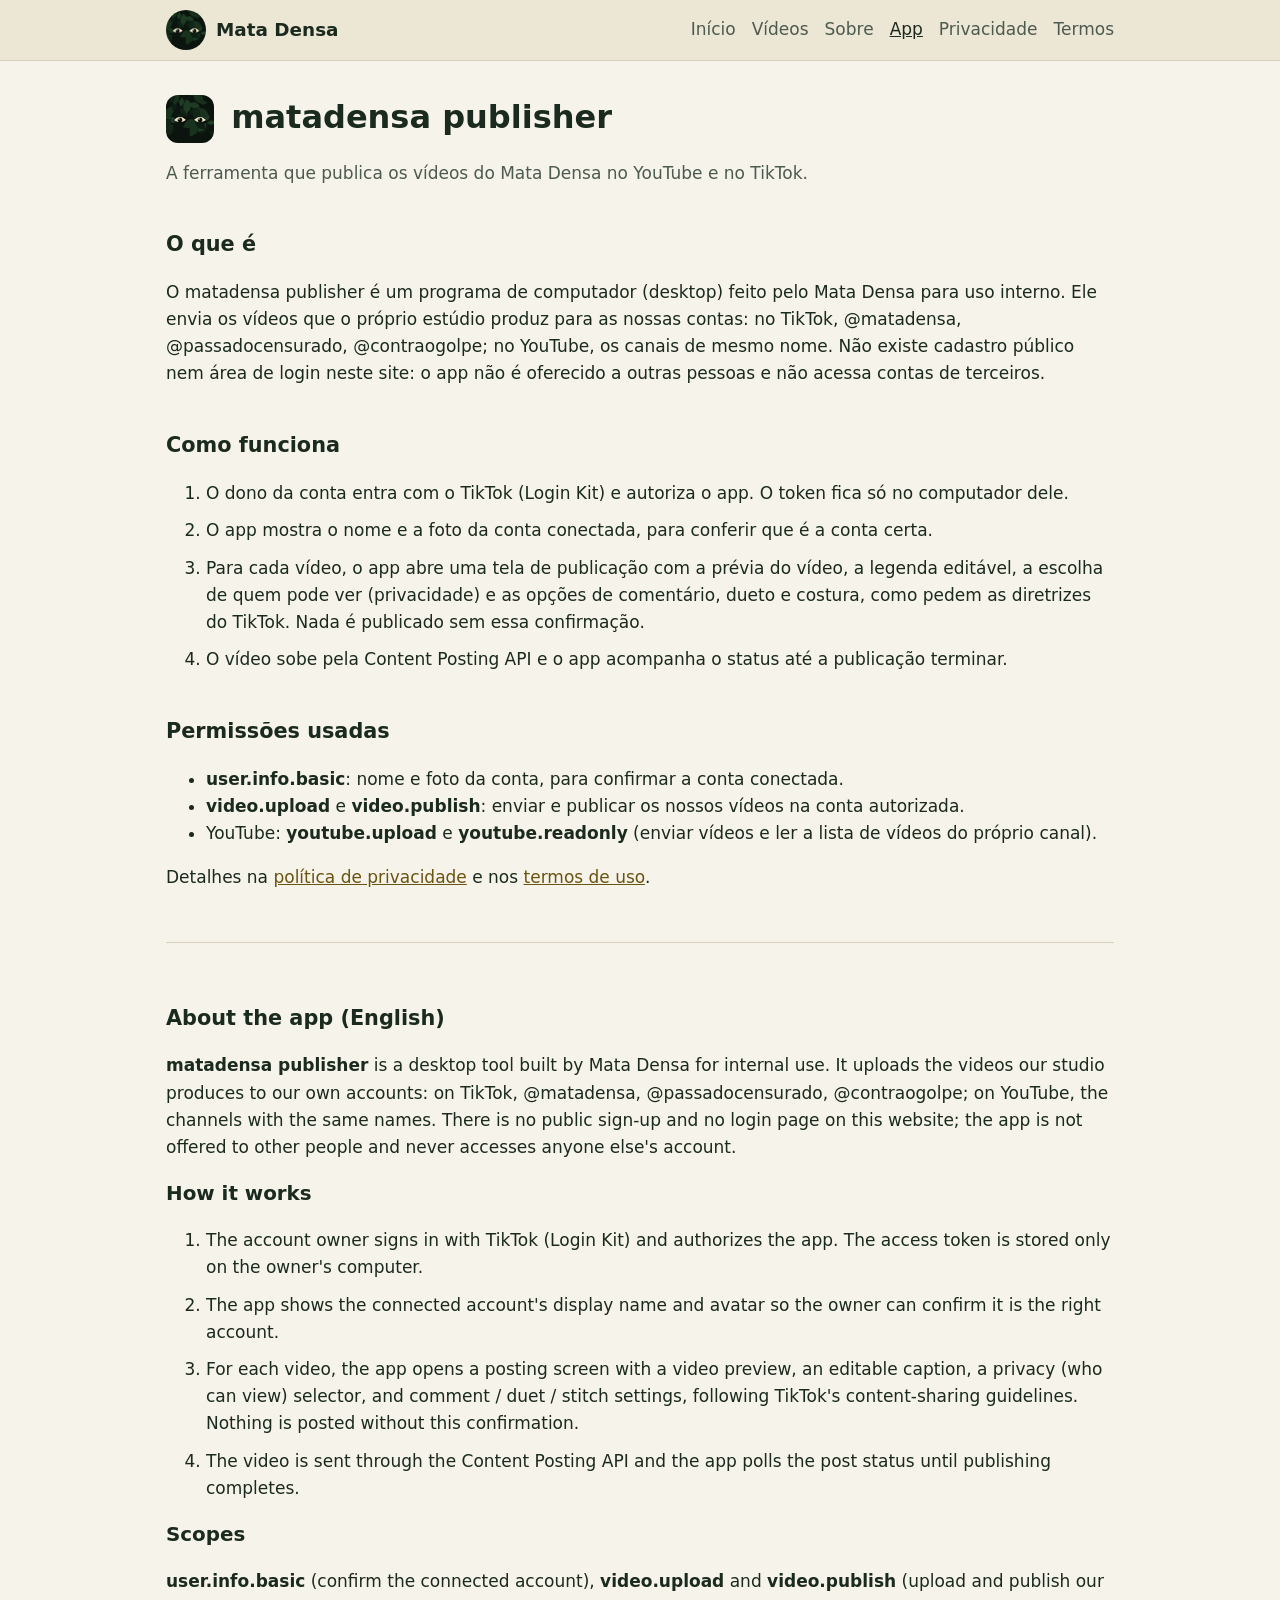
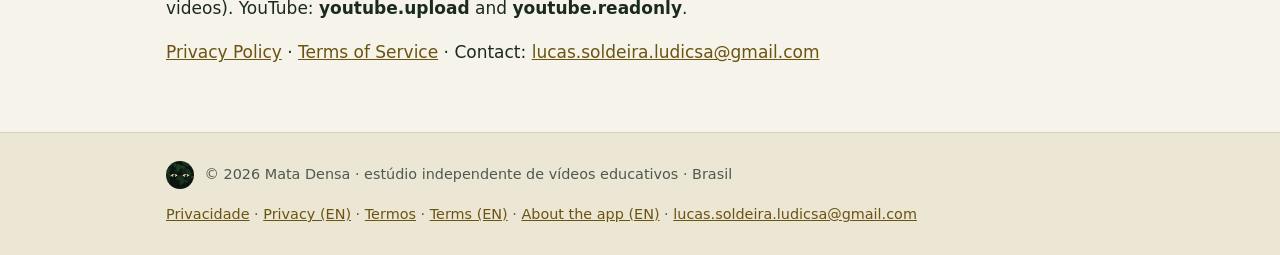
<file: app.html>
<!doctype html>
<html lang="pt-BR"><head><meta charset="utf-8"><meta name="viewport" content="width=device-width,initial-scale=1">
<title>matadensa publisher · Mata Densa</title>
<meta name="description" content="Mata Densa: vídeos educativos em português sobre a natureza, a história e os golpes que marcaram o Brasil e o mundo.">
<link rel="icon" href="favicon.ico" sizes="any">
<link rel="icon" type="image/png" sizes="32x32" href="favicon-32.png">
<link rel="icon" type="image/png" sizes="192x192" href="img/icone-192.png">
<link rel="apple-touch-icon" href="apple-touch-icon.png">
<meta property="og:image" content="https://lucasludicsa.github.io/matadensa/img/icone-512.png">
<link rel="stylesheet" href="estilo.css"></head>
<body>
<header class="topo"><div class="faixa">
<a class="marca" href="index.html"><img src="img/icone-192.png" alt="" width="40" height="40">Mata Densa</a>
<nav><a href="index.html">Início</a><a href="videos.html">Vídeos</a><a href="sobre.html">Sobre</a><a href="app.html" aria-current=page>App</a><a href="privacidade.html">Privacidade</a><a href="termos.html">Termos</a></nav></div></header>
<main>

<h1><img class="ic" src="img/icone-192.png" alt="" width="48" height="48"> matadensa publisher</h1>
<p class="sub">A ferramenta que publica os vídeos do Mata Densa no YouTube e no TikTok.</p>

<h2>O que é</h2>
<p>O matadensa publisher é um programa de computador (desktop) feito pelo Mata Densa para uso interno. Ele envia os
vídeos que o próprio estúdio produz para as nossas contas: no TikTok, @matadensa, @passadocensurado, @contraogolpe; no YouTube, os canais de mesmo nome.
Não existe cadastro público nem área de login neste site: o app não é oferecido a outras pessoas e não acessa
contas de terceiros.</p>

<h2>Como funciona</h2>
<ol class="passos">
<li>O dono da conta entra com o TikTok (Login Kit) e autoriza o app. O token fica só no computador dele.</li>
<li>O app mostra o nome e a foto da conta conectada, para conferir que é a conta certa.</li>
<li>Para cada vídeo, o app abre uma tela de publicação com a prévia do vídeo, a legenda editável, a escolha de
quem pode ver (privacidade) e as opções de comentário, dueto e costura, como pedem as diretrizes do TikTok.
Nada é publicado sem essa confirmação.</li>
<li>O vídeo sobe pela Content Posting API e o app acompanha o status até a publicação terminar.</li>
</ol>

<h2>Permissões usadas</h2>
<ul>
<li><b>user.info.basic</b>: nome e foto da conta, para confirmar a conta conectada.</li>
<li><b>video.upload</b> e <b>video.publish</b>: enviar e publicar os nossos vídeos na conta autorizada.</li>
<li>YouTube: <b>youtube.upload</b> e <b>youtube.readonly</b> (enviar vídeos e ler a lista de vídeos do próprio canal).</li>
</ul>
<p>Detalhes na <a href="privacidade.html">política de privacidade</a> e nos <a href="termos.html">termos de uso</a>.</p>

<section class="en" lang="en" id="en">
<h2>About the app (English)</h2>
<p><b>matadensa publisher</b> is a desktop tool built by Mata Densa for internal use. It uploads the videos our studio
produces to our own accounts: on TikTok, @matadensa, @passadocensurado, @contraogolpe; on YouTube, the channels with the same names. There is no public
sign-up and no login page on this website; the app is not offered to other people and never accesses anyone else's account.</p>
<h3>How it works</h3>
<ol class="passos">
<li>The account owner signs in with TikTok (Login Kit) and authorizes the app. The access token is stored only on the owner's computer.</li>
<li>The app shows the connected account's display name and avatar so the owner can confirm it is the right account.</li>
<li>For each video, the app opens a posting screen with a video preview, an editable caption, a privacy (who can view) selector,
and comment / duet / stitch settings, following TikTok's content-sharing guidelines. Nothing is posted without this confirmation.</li>
<li>The video is sent through the Content Posting API and the app polls the post status until publishing completes.</li>
</ol>
<h3>Scopes</h3>
<p><b>user.info.basic</b> (confirm the connected account), <b>video.upload</b> and <b>video.publish</b> (upload and publish our videos).
YouTube: <b>youtube.upload</b> and <b>youtube.readonly</b>.</p>
<p><a href="privacidade.html#en">Privacy Policy</a> · <a href="termos.html#en">Terms of Service</a> · Contact: <a href="mailto:lucas.soldeira.ludicsa@gmail.com">lucas.soldeira.ludicsa@gmail.com</a></p>
</section>

</main>
<footer><div class="faixa">
<p><img src="img/icone-192.png" alt="" width="28" height="28"> © 2026 Mata Densa · estúdio independente de vídeos educativos · Brasil</p>
<p><a href="privacidade.html">Privacidade</a> · <a href="privacidade.html#en">Privacy (EN)</a> · <a href="termos.html">Termos</a> · <a href="termos.html#en">Terms (EN)</a> · <a href="app.html#en">About the app (EN)</a> · <a href="mailto:lucas.soldeira.ludicsa@gmail.com">lucas.soldeira.ludicsa@gmail.com</a></p>
</div></footer>
</body></html>
</file>
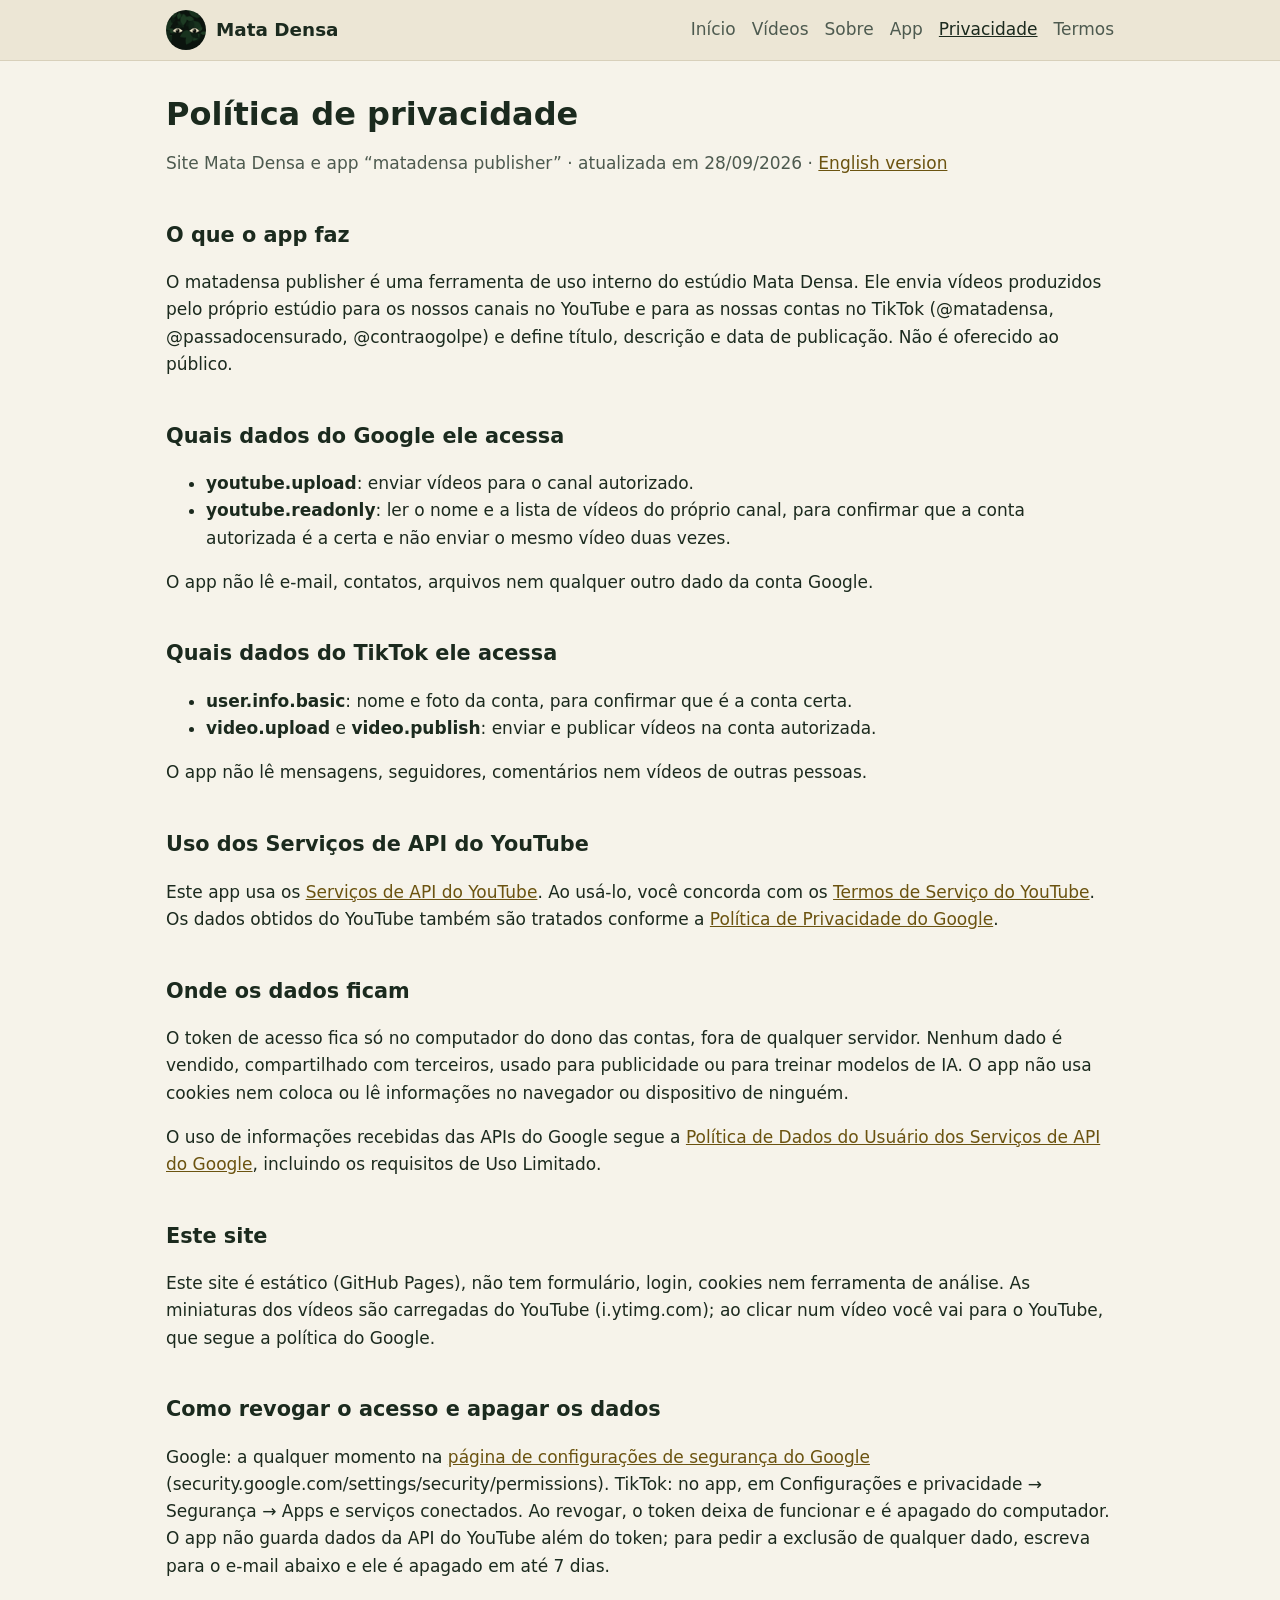
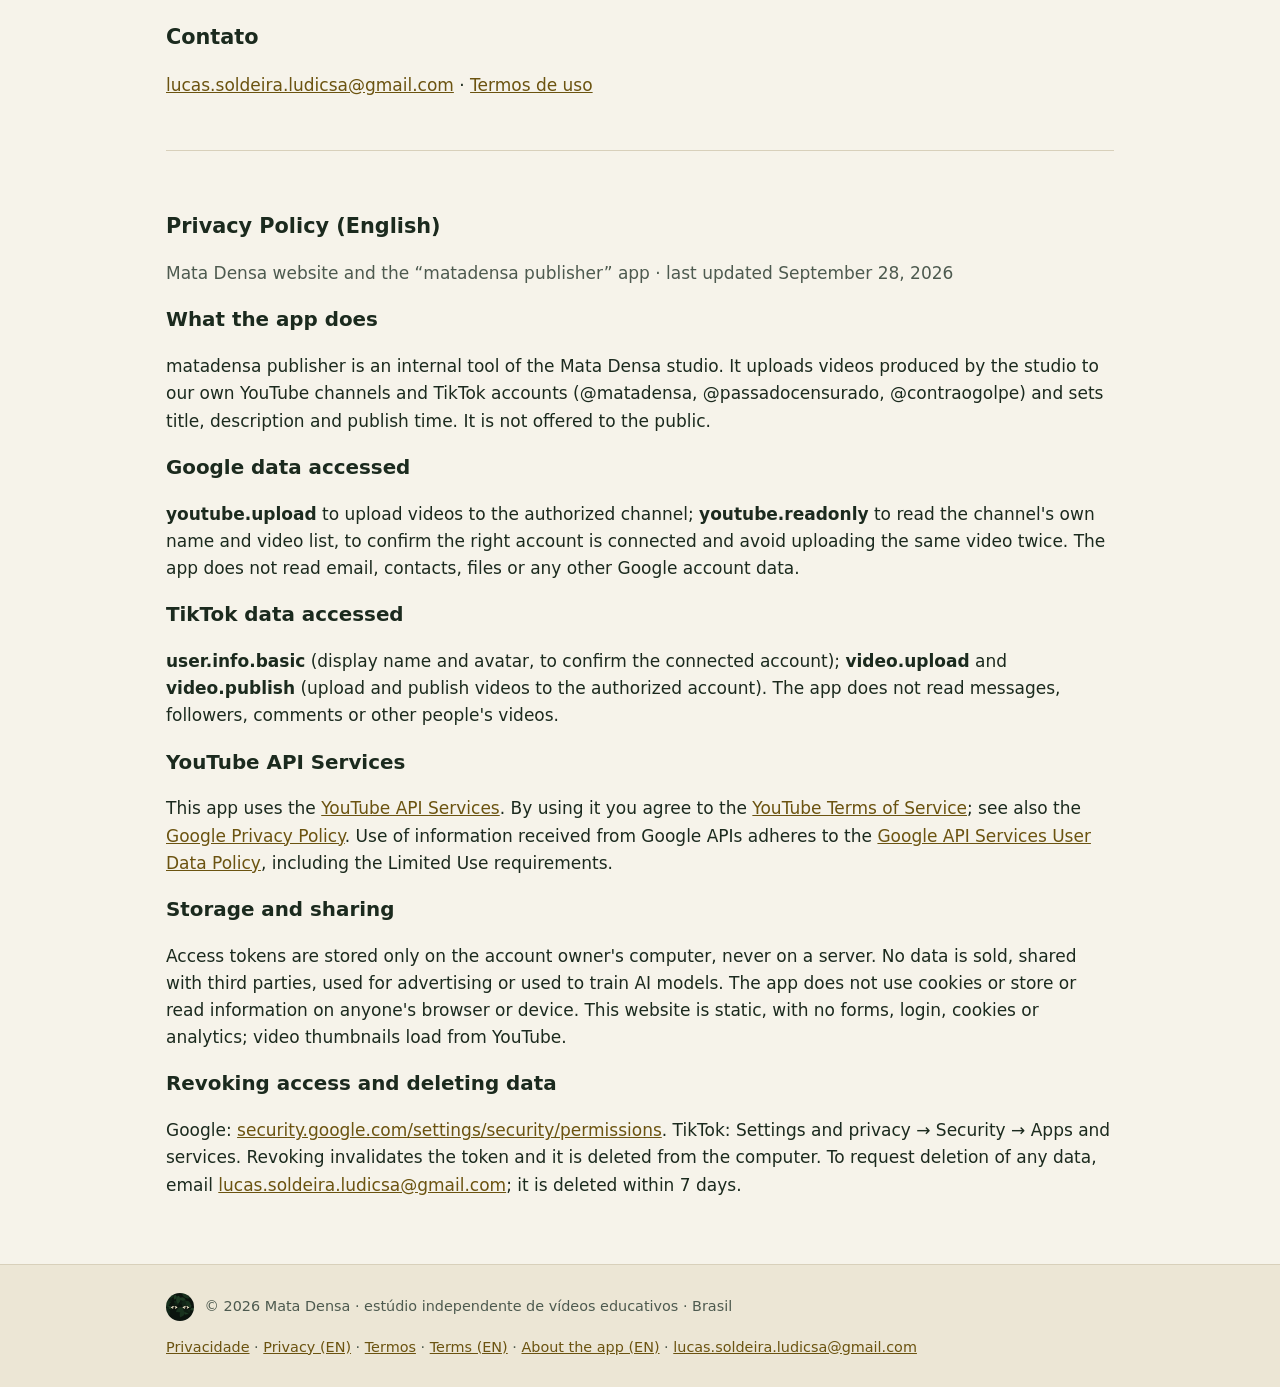
<file: privacidade.html>
<!doctype html>
<html lang="pt-BR"><head><meta charset="utf-8"><meta name="viewport" content="width=device-width,initial-scale=1">
<title>Privacidade · Mata Densa</title>
<meta name="description" content="Mata Densa: vídeos educativos em português sobre a natureza, a história e os golpes que marcaram o Brasil e o mundo.">
<link rel="icon" href="favicon.ico" sizes="any">
<link rel="icon" type="image/png" sizes="32x32" href="favicon-32.png">
<link rel="icon" type="image/png" sizes="192x192" href="img/icone-192.png">
<link rel="apple-touch-icon" href="apple-touch-icon.png">
<meta property="og:image" content="https://lucasludicsa.github.io/matadensa/img/icone-512.png">
<link rel="stylesheet" href="estilo.css"></head>
<body>
<header class="topo"><div class="faixa">
<a class="marca" href="index.html"><img src="img/icone-192.png" alt="" width="40" height="40">Mata Densa</a>
<nav><a href="index.html">Início</a><a href="videos.html">Vídeos</a><a href="sobre.html">Sobre</a><a href="app.html">App</a><a href="privacidade.html" aria-current=page>Privacidade</a><a href="termos.html">Termos</a></nav></div></header>
<main>

<h1>Política de privacidade</h1>
<p class="sub">Site Mata Densa e app “matadensa publisher” · atualizada em 28/09/2026 · <a href="#en">English version</a></p>

<h2>O que o app faz</h2>
<p>O matadensa publisher é uma ferramenta de uso interno do estúdio Mata Densa. Ele envia vídeos produzidos pelo próprio
estúdio para os nossos canais no YouTube e para as nossas contas no TikTok (@matadensa, @passadocensurado, @contraogolpe)
e define título, descrição e data de publicação. Não é oferecido ao público.</p>

<h2>Quais dados do Google ele acessa</h2>
<ul>
<li><b>youtube.upload</b>: enviar vídeos para o canal autorizado.</li>
<li><b>youtube.readonly</b>: ler o nome e a lista de vídeos do próprio canal, para confirmar que a conta autorizada é a
certa e não enviar o mesmo vídeo duas vezes.</li>
</ul>
<p>O app não lê e-mail, contatos, arquivos nem qualquer outro dado da conta Google.</p>

<h2>Quais dados do TikTok ele acessa</h2>
<ul>
<li><b>user.info.basic</b>: nome e foto da conta, para confirmar que é a conta certa.</li>
<li><b>video.upload</b> e <b>video.publish</b>: enviar e publicar vídeos na conta autorizada.</li>
</ul>
<p>O app não lê mensagens, seguidores, comentários nem vídeos de outras pessoas.</p>

<h2>Uso dos Serviços de API do YouTube</h2>
<p>Este app usa os <a href="https://developers.google.com/youtube/terms/api-services-terms-of-service">Serviços de API do YouTube</a>.
Ao usá-lo, você concorda com os <a href="https://www.youtube.com/t/terms">Termos de Serviço do YouTube</a>. Os dados obtidos do
YouTube também são tratados conforme a <a href="https://policies.google.com/privacy">Política de Privacidade do Google</a>.</p>

<h2>Onde os dados ficam</h2>
<p>O token de acesso fica só no computador do dono das contas, fora de qualquer servidor. Nenhum dado é vendido,
compartilhado com terceiros, usado para publicidade ou para treinar modelos de IA. O app não usa cookies nem coloca ou lê
informações no navegador ou dispositivo de ninguém.</p>
<p>O uso de informações recebidas das APIs do Google segue a <a href="https://developers.google.com/terms/api-services-user-data-policy">Política
de Dados do Usuário dos Serviços de API do Google</a>, incluindo os requisitos de Uso Limitado.</p>

<h2>Este site</h2>
<p>Este site é estático (GitHub Pages), não tem formulário, login, cookies nem ferramenta de análise. As miniaturas dos
vídeos são carregadas do YouTube (i.ytimg.com); ao clicar num vídeo você vai para o YouTube, que segue a política do Google.</p>

<h2>Como revogar o acesso e apagar os dados</h2>
<p>Google: a qualquer momento na <a href="https://security.google.com/settings/security/permissions">página de configurações de
segurança do Google</a> (security.google.com/settings/security/permissions). TikTok: no app, em Configurações e privacidade →
Segurança → Apps e serviços conectados. Ao revogar, o token deixa de funcionar e é apagado do computador. O app não guarda
dados da API do YouTube além do token; para pedir a exclusão de qualquer dado, escreva para o e-mail abaixo e ele é apagado em até 7 dias.</p>

<h2>Contato</h2>
<p><a href="mailto:lucas.soldeira.ludicsa@gmail.com">lucas.soldeira.ludicsa@gmail.com</a> · <a href="termos.html">Termos de uso</a></p>

<section class="en" lang="en" id="en">
<h2>Privacy Policy (English)</h2>
<p class="sub">Mata Densa website and the “matadensa publisher” app · last updated September 28, 2026</p>
<h3>What the app does</h3>
<p>matadensa publisher is an internal tool of the Mata Densa studio. It uploads videos produced by the studio to our own
YouTube channels and TikTok accounts (@matadensa, @passadocensurado, @contraogolpe) and sets title, description and publish time.
It is not offered to the public.</p>
<h3>Google data accessed</h3>
<p><b>youtube.upload</b> to upload videos to the authorized channel; <b>youtube.readonly</b> to read the channel's own name and
video list, to confirm the right account is connected and avoid uploading the same video twice. The app does not read email,
contacts, files or any other Google account data.</p>
<h3>TikTok data accessed</h3>
<p><b>user.info.basic</b> (display name and avatar, to confirm the connected account); <b>video.upload</b> and <b>video.publish</b>
(upload and publish videos to the authorized account). The app does not read messages, followers, comments or other people's videos.</p>
<h3>YouTube API Services</h3>
<p>This app uses the <a href="https://developers.google.com/youtube/terms/api-services-terms-of-service">YouTube API Services</a>.
By using it you agree to the <a href="https://www.youtube.com/t/terms">YouTube Terms of Service</a>; see also the
<a href="https://policies.google.com/privacy">Google Privacy Policy</a>. Use of information received from Google APIs adheres to the
<a href="https://developers.google.com/terms/api-services-user-data-policy">Google API Services User Data Policy</a>, including the Limited Use requirements.</p>
<h3>Storage and sharing</h3>
<p>Access tokens are stored only on the account owner's computer, never on a server. No data is sold, shared with third parties,
used for advertising or used to train AI models. The app does not use cookies or store or read information on anyone's browser or device.
This website is static, with no forms, login, cookies or analytics; video thumbnails load from YouTube.</p>
<h3>Revoking access and deleting data</h3>
<p>Google: <a href="https://security.google.com/settings/security/permissions">security.google.com/settings/security/permissions</a>.
TikTok: Settings and privacy → Security → Apps and services. Revoking invalidates the token and it is deleted from the computer.
To request deletion of any data, email <a href="mailto:lucas.soldeira.ludicsa@gmail.com">lucas.soldeira.ludicsa@gmail.com</a>; it is deleted within 7 days.</p>
</section>

</main>
<footer><div class="faixa">
<p><img src="img/icone-192.png" alt="" width="28" height="28"> © 2026 Mata Densa · estúdio independente de vídeos educativos · Brasil</p>
<p><a href="privacidade.html">Privacidade</a> · <a href="privacidade.html#en">Privacy (EN)</a> · <a href="termos.html">Termos</a> · <a href="termos.html#en">Terms (EN)</a> · <a href="app.html#en">About the app (EN)</a> · <a href="mailto:lucas.soldeira.ludicsa@gmail.com">lucas.soldeira.ludicsa@gmail.com</a></p>
</div></footer>
</body></html>
</file>
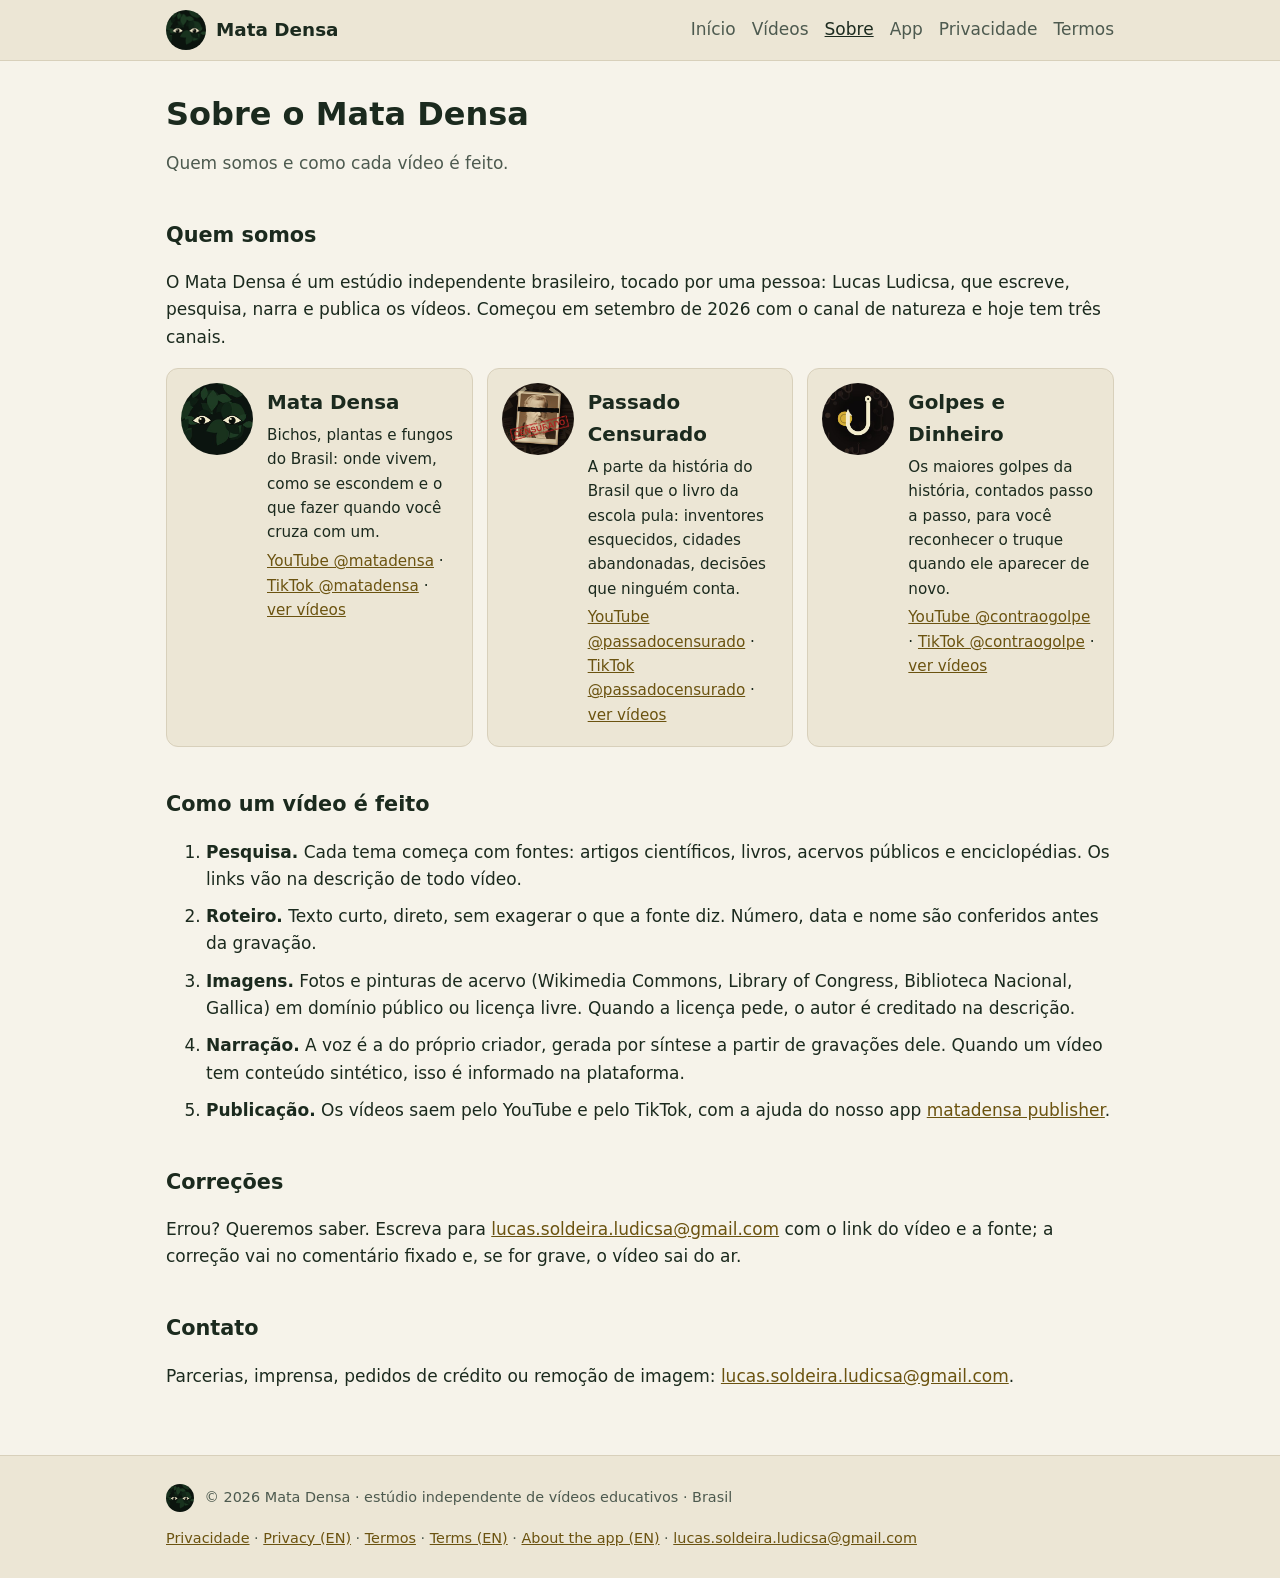
<file: sobre.html>
<!doctype html>
<html lang="pt-BR"><head><meta charset="utf-8"><meta name="viewport" content="width=device-width,initial-scale=1">
<title>Sobre · Mata Densa</title>
<meta name="description" content="Mata Densa: vídeos educativos em português sobre a natureza, a história e os golpes que marcaram o Brasil e o mundo.">
<link rel="icon" href="favicon.ico" sizes="any">
<link rel="icon" type="image/png" sizes="32x32" href="favicon-32.png">
<link rel="icon" type="image/png" sizes="192x192" href="img/icone-192.png">
<link rel="apple-touch-icon" href="apple-touch-icon.png">
<meta property="og:image" content="https://lucasludicsa.github.io/matadensa/img/icone-512.png">
<link rel="stylesheet" href="estilo.css"></head>
<body>
<header class="topo"><div class="faixa">
<a class="marca" href="index.html"><img src="img/icone-192.png" alt="" width="40" height="40">Mata Densa</a>
<nav><a href="index.html">Início</a><a href="videos.html">Vídeos</a><a href="sobre.html" aria-current=page>Sobre</a><a href="app.html">App</a><a href="privacidade.html">Privacidade</a><a href="termos.html">Termos</a></nav></div></header>
<main>

<h1>Sobre o Mata Densa</h1>
<p class="sub">Quem somos e como cada vídeo é feito.</p>

<h2>Quem somos</h2>
<p>O Mata Densa é um estúdio independente brasileiro, tocado por uma pessoa: Lucas Ludicsa, que escreve,
pesquisa, narra e publica os vídeos. Começou em setembro de 2026 com o canal de natureza e hoje tem três canais.</p>
<div class="canais"><div class="canal"><img src="img/canal-matadensa.jpg" alt="" width="72" height="72"><div><h3>Mata Densa</h3><p>Bichos, plantas e fungos do Brasil: onde vivem, como se escondem e o que fazer quando você cruza com um.</p><p class="links"><a href="https://www.youtube.com/@matadensa">YouTube @matadensa</a> · <a href="https://www.tiktok.com/@matadensa">TikTok @matadensa</a> · <a href="videos.html#matadensa">ver vídeos</a></p></div></div><div class="canal"><img src="img/canal-passadocensurado.jpg" alt="" width="72" height="72"><div><h3>Passado Censurado</h3><p>A parte da história do Brasil que o livro da escola pula: inventores esquecidos, cidades abandonadas, decisões que ninguém conta.</p><p class="links"><a href="https://www.youtube.com/@passadocensurado">YouTube @passadocensurado</a> · <a href="https://www.tiktok.com/@passadocensurado">TikTok @passadocensurado</a> · <a href="videos.html#passadocensurado">ver vídeos</a></p></div></div><div class="canal"><img src="img/canal-contraogolpe.jpg" alt="" width="72" height="72"><div><h3>Golpes e Dinheiro</h3><p>Os maiores golpes da história, contados passo a passo, para você reconhecer o truque quando ele aparecer de novo.</p><p class="links"><a href="https://www.youtube.com/@contraogolpe">YouTube @contraogolpe</a> · <a href="https://www.tiktok.com/@contraogolpe">TikTok @contraogolpe</a> · <a href="videos.html#contraogolpe">ver vídeos</a></p></div></div></div>

<h2>Como um vídeo é feito</h2>
<ol class="passos">
<li><b>Pesquisa.</b> Cada tema começa com fontes: artigos científicos, livros, acervos públicos e enciclopédias.
Os links vão na descrição de todo vídeo.</li>
<li><b>Roteiro.</b> Texto curto, direto, sem exagerar o que a fonte diz. Número, data e nome são conferidos antes da gravação.</li>
<li><b>Imagens.</b> Fotos e pinturas de acervo (Wikimedia Commons, Library of Congress, Biblioteca Nacional, Gallica)
em domínio público ou licença livre. Quando a licença pede, o autor é creditado na descrição.</li>
<li><b>Narração.</b> A voz é a do próprio criador, gerada por síntese a partir de gravações dele. Quando um vídeo
tem conteúdo sintético, isso é informado na plataforma.</li>
<li><b>Publicação.</b> Os vídeos saem pelo YouTube e pelo TikTok, com a ajuda do nosso app
<a href="app.html">matadensa publisher</a>.</li>
</ol>

<h2>Correções</h2>
<p>Errou? Queremos saber. Escreva para <a href="mailto:lucas.soldeira.ludicsa@gmail.com">lucas.soldeira.ludicsa@gmail.com</a> com o link do vídeo e a fonte;
a correção vai no comentário fixado e, se for grave, o vídeo sai do ar.</p>

<h2>Contato</h2>
<p>Parcerias, imprensa, pedidos de crédito ou remoção de imagem: <a href="mailto:lucas.soldeira.ludicsa@gmail.com">lucas.soldeira.ludicsa@gmail.com</a>.</p>

</main>
<footer><div class="faixa">
<p><img src="img/icone-192.png" alt="" width="28" height="28"> © 2026 Mata Densa · estúdio independente de vídeos educativos · Brasil</p>
<p><a href="privacidade.html">Privacidade</a> · <a href="privacidade.html#en">Privacy (EN)</a> · <a href="termos.html">Termos</a> · <a href="termos.html#en">Terms (EN)</a> · <a href="app.html#en">About the app (EN)</a> · <a href="mailto:lucas.soldeira.ludicsa@gmail.com">lucas.soldeira.ludicsa@gmail.com</a></p>
</div></footer>
</body></html>
</file>
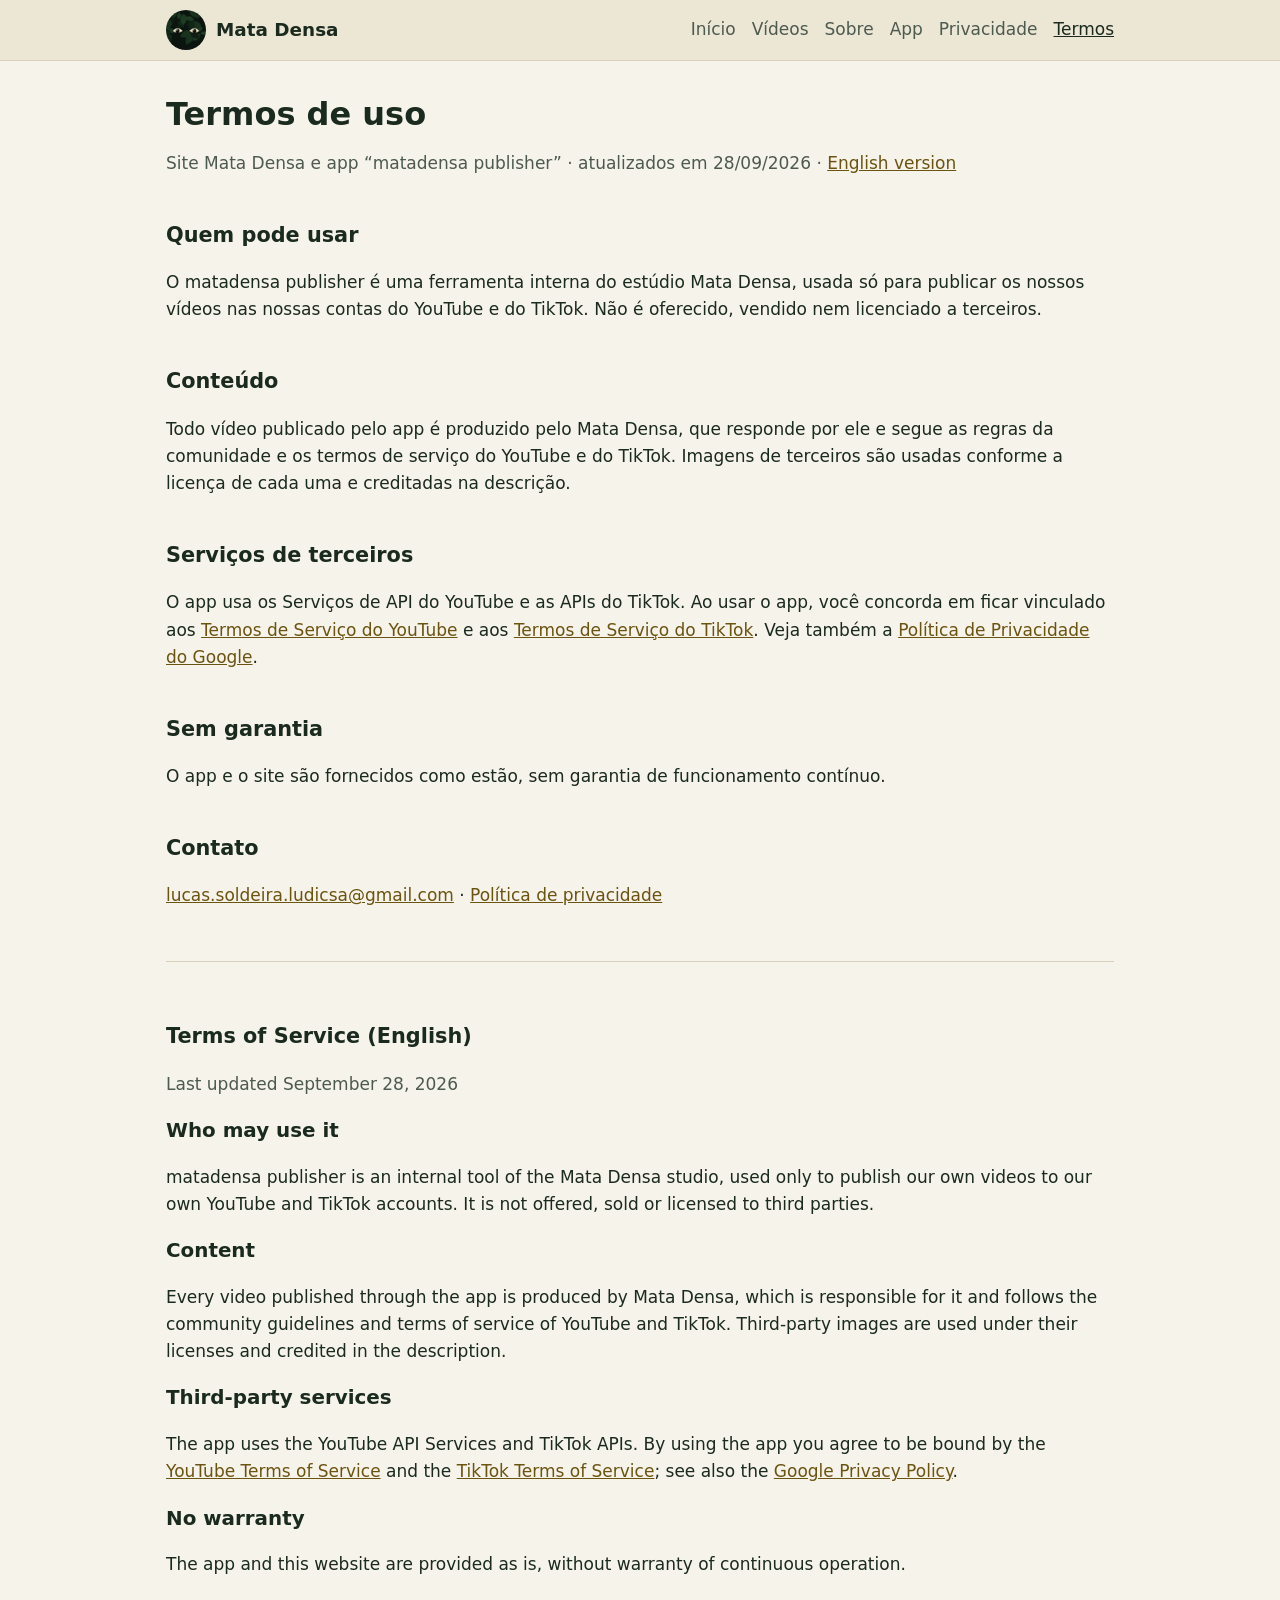
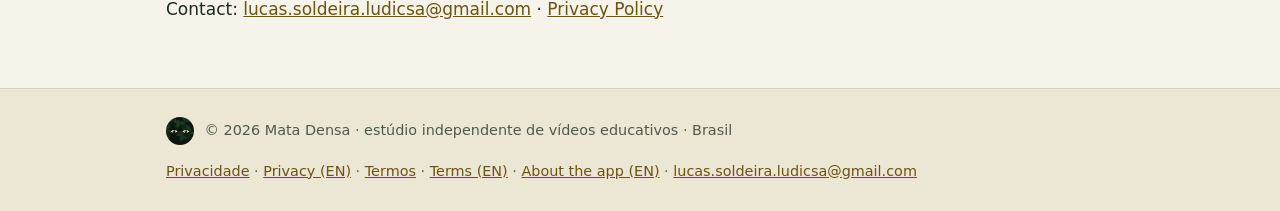
<file: termos.html>
<!doctype html>
<html lang="pt-BR"><head><meta charset="utf-8"><meta name="viewport" content="width=device-width,initial-scale=1">
<title>Termos · Mata Densa</title>
<meta name="description" content="Mata Densa: vídeos educativos em português sobre a natureza, a história e os golpes que marcaram o Brasil e o mundo.">
<link rel="icon" href="favicon.ico" sizes="any">
<link rel="icon" type="image/png" sizes="32x32" href="favicon-32.png">
<link rel="icon" type="image/png" sizes="192x192" href="img/icone-192.png">
<link rel="apple-touch-icon" href="apple-touch-icon.png">
<meta property="og:image" content="https://lucasludicsa.github.io/matadensa/img/icone-512.png">
<link rel="stylesheet" href="estilo.css"></head>
<body>
<header class="topo"><div class="faixa">
<a class="marca" href="index.html"><img src="img/icone-192.png" alt="" width="40" height="40">Mata Densa</a>
<nav><a href="index.html">Início</a><a href="videos.html">Vídeos</a><a href="sobre.html">Sobre</a><a href="app.html">App</a><a href="privacidade.html">Privacidade</a><a href="termos.html" aria-current=page>Termos</a></nav></div></header>
<main>

<h1>Termos de uso</h1>
<p class="sub">Site Mata Densa e app “matadensa publisher” · atualizados em 28/09/2026 · <a href="#en">English version</a></p>
<h2>Quem pode usar</h2>
<p>O matadensa publisher é uma ferramenta interna do estúdio Mata Densa, usada só para publicar os nossos vídeos nas nossas
contas do YouTube e do TikTok. Não é oferecido, vendido nem licenciado a terceiros.</p>
<h2>Conteúdo</h2>
<p>Todo vídeo publicado pelo app é produzido pelo Mata Densa, que responde por ele e segue as regras da comunidade e os
termos de serviço do YouTube e do TikTok. Imagens de terceiros são usadas conforme a licença de cada uma e creditadas na descrição.</p>
<h2>Serviços de terceiros</h2>
<p>O app usa os Serviços de API do YouTube e as APIs do TikTok. Ao usar o app, você concorda em ficar vinculado aos
<a href="https://www.youtube.com/t/terms">Termos de Serviço do YouTube</a> e aos
<a href="https://www.tiktok.com/legal/terms-of-service">Termos de Serviço do TikTok</a>. Veja também a
<a href="https://policies.google.com/privacy">Política de Privacidade do Google</a>.</p>
<h2>Sem garantia</h2>
<p>O app e o site são fornecidos como estão, sem garantia de funcionamento contínuo.</p>
<h2>Contato</h2>
<p><a href="mailto:lucas.soldeira.ludicsa@gmail.com">lucas.soldeira.ludicsa@gmail.com</a> · <a href="privacidade.html">Política de privacidade</a></p>

<section class="en" lang="en" id="en">
<h2>Terms of Service (English)</h2>
<p class="sub">Last updated September 28, 2026</p>
<h3>Who may use it</h3>
<p>matadensa publisher is an internal tool of the Mata Densa studio, used only to publish our own videos to our own YouTube and
TikTok accounts. It is not offered, sold or licensed to third parties.</p>
<h3>Content</h3>
<p>Every video published through the app is produced by Mata Densa, which is responsible for it and follows the community
guidelines and terms of service of YouTube and TikTok. Third-party images are used under their licenses and credited in the description.</p>
<h3>Third-party services</h3>
<p>The app uses the YouTube API Services and TikTok APIs. By using the app you agree to be bound by the
<a href="https://www.youtube.com/t/terms">YouTube Terms of Service</a> and the
<a href="https://www.tiktok.com/legal/terms-of-service">TikTok Terms of Service</a>; see also the
<a href="https://policies.google.com/privacy">Google Privacy Policy</a>.</p>
<h3>No warranty</h3>
<p>The app and this website are provided as is, without warranty of continuous operation.</p>
<p>Contact: <a href="mailto:lucas.soldeira.ludicsa@gmail.com">lucas.soldeira.ludicsa@gmail.com</a> · <a href="privacidade.html#en">Privacy Policy</a></p>
</section>

</main>
<footer><div class="faixa">
<p><img src="img/icone-192.png" alt="" width="28" height="28"> © 2026 Mata Densa · estúdio independente de vídeos educativos · Brasil</p>
<p><a href="privacidade.html">Privacidade</a> · <a href="privacidade.html#en">Privacy (EN)</a> · <a href="termos.html">Termos</a> · <a href="termos.html#en">Terms (EN)</a> · <a href="app.html#en">About the app (EN)</a> · <a href="mailto:lucas.soldeira.ludicsa@gmail.com">lucas.soldeira.ludicsa@gmail.com</a></p>
</div></footer>
</body></html>
</file>
<file: estilo.css>
:root{--bg:#0c1510;--bg2:#13211a;--fg:#efe6c8;--muted:#a9b3a0;--link:#e8c96a;--borda:#23352a}
@media (prefers-color-scheme: light){:root{--bg:#f6f3ea;--bg2:#ece6d5;--fg:#1b2a1e;--muted:#4d5a4f;--link:#6b5310;--borda:#d8d0bb}}
*{box-sizing:border-box}
body{background:var(--bg);color:var(--fg);font:17px/1.6 system-ui,sans-serif;margin:0}
a{color:var(--link)}
.faixa,main{max-width:980px;margin:0 auto;padding:0 16px}
main{padding-top:24px;padding-bottom:48px}
.topo{border-bottom:1px solid var(--borda);background:var(--bg2)}
.topo .faixa{display:flex;flex-wrap:wrap;align-items:center;justify-content:space-between;gap:8px 24px;padding-top:10px;padding-bottom:10px}
.marca{display:flex;align-items:center;gap:10px;font-weight:700;font-size:1.15rem;color:var(--fg);text-decoration:none}
.marca img,footer img,.canal img{border-radius:50%}
nav{display:flex;flex-wrap:wrap;gap:4px 16px}
nav a{text-decoration:none;color:var(--muted)}
nav a[aria-current],nav a:hover{color:var(--fg);text-decoration:underline}
h1{font-size:2rem;margin:.3em 0 .2em;line-height:1.2}
h1 .ic{vertical-align:middle;border-radius:12px;margin-right:6px}
h2{font-size:1.3rem;margin-top:2em}
h3{margin:.2em 0}
.sub,.data{color:var(--muted)}
.heroi{display:flex;gap:28px;align-items:center;flex-wrap:wrap;padding:16px 0}
.heroi>img{border-radius:24px;flex:none}
.heroi>div{flex:1 1 320px}
.botao{display:inline-block;background:var(--link);color:var(--bg);padding:8px 18px;border-radius:8px;text-decoration:none;font-weight:600;margin:4px 8px 4px 0}
.botao.sec{background:none;color:var(--link);border:1px solid var(--link)}
.canais{display:grid;gap:14px;grid-template-columns:repeat(auto-fit,minmax(280px,1fr))}
.canal{display:flex;gap:14px;background:var(--bg2);border:1px solid var(--borda);border-radius:12px;padding:14px}
.canal img{flex:none}
.canal p{margin:.3em 0;font-size:.95rem}
.links{font-size:.9rem}
.grade{display:grid;gap:16px;grid-template-columns:repeat(auto-fill,minmax(150px,1fr));margin-top:14px}
.video{color:var(--fg);text-decoration:none;display:flex;flex-direction:column;gap:4px}
.thumb{position:relative;display:block;aspect-ratio:16/9;overflow:hidden;border-radius:10px;background:#000}
.video.curto .thumb{aspect-ratio:9/16}
.thumb img{width:100%;height:100%;object-fit:cover;display:block}
.dur{position:absolute;right:6px;bottom:6px;background:rgba(0,0,0,.75);color:#fff;font-size:.75rem;padding:1px 6px;border-radius:4px}
.tit{font-size:.9rem;line-height:1.35}
.data{font-size:.8rem}
.video:hover .tit{text-decoration:underline}
.passos li{margin-bottom:.6em}
.en{margin-top:3em;padding-top:1em;border-top:1px solid var(--borda)}
footer{border-top:1px solid var(--borda);background:var(--bg2);color:var(--muted);font-size:.9rem;padding:14px 0}
footer img{vertical-align:middle;margin-right:6px}
</file>
